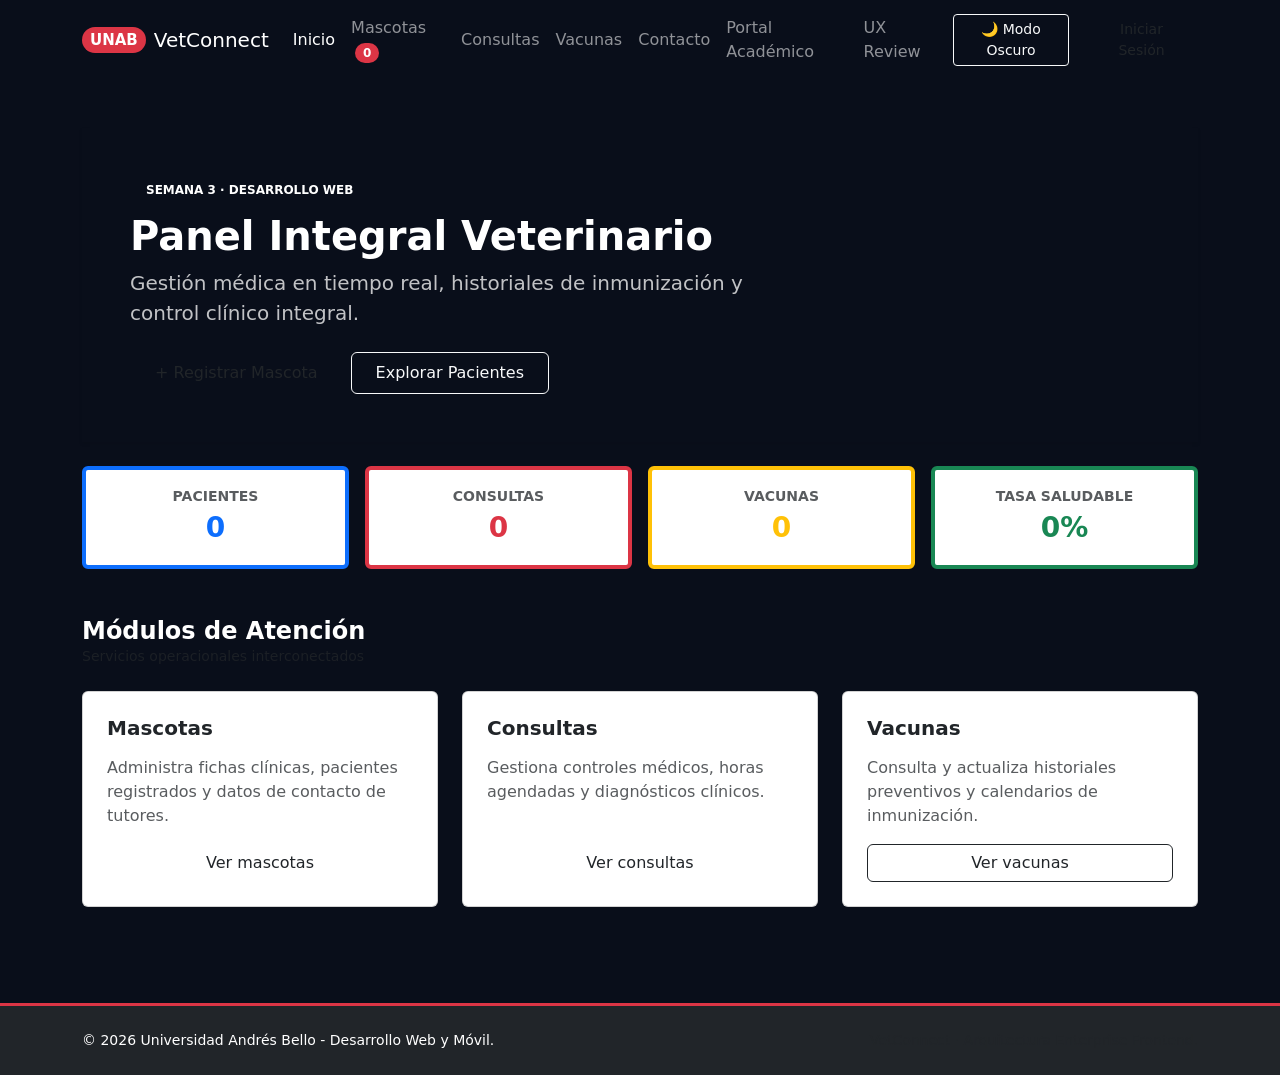
<file: html/index.html>
<!DOCTYPE html>
<html lang="es">
<head>
    <meta charset="UTF-8">
    <meta name="viewport" content="width=device-width, initial-scale=1.0">
    <meta name="description" content="VetConnect UNAB - Sistema Integral de Gestión Veterinaria">
    <title>VetConnect - Portal Veterinario UNAB</title>
    
    <!-- Favicon Embebido SVG UNAB -->
    <link rel="icon" type="image/svg+xml" href="data:image/svg+xml,<svg xmlns='http://www.w3.org/2000/svg' viewBox='0 0 100 100'><circle cx='50' cy='50' r='48' fill='%23002b49'/><path d='M30 40 Q50 20 70 40 Q50 60 30 40 Z' fill='%23e30613'/><circle cx='50' cy='50' r='12' fill='%23c5a059'/></svg>">

    <!-- Bootstrap 5.3.8 CSS -->
    <link href="https://cdn.jsdelivr.net/npm/bootstrap@5.3.8/dist/css/bootstrap.min.css" rel="stylesheet">
    <link rel="stylesheet" href="../css/styles.css">
</head>
<body class="d-flex flex-column min-vh-100">

    <!-- Toast Container Flotante -->
    <div id="toastContainer" class="toast-container position-fixed bottom-0 end-0 p-3" style="z-index: 1080;"></div>

    <!-- Navbar Responsive UNAB -->
    <nav class="navbar navbar-expand-lg navbar-dark navbar-unab sticky-top">
        <div class="container">
            <a class="navbar-brand d-flex align-items-center gap-2" href="index.html">
                <span class="badge bg-danger rounded-pill px-2">UNAB</span>
                <span>VetConnect</span>
            </a>
            <button class="navbar-toggler border-0" type="button" data-bs-toggle="collapse" data-bs-target="#menuPrincipal">
                <span class="navbar-toggler-icon"></span>
            </button>
            <div class="collapse navbar-collapse" id="menuPrincipal">
                <ul class="navbar-nav ms-auto mb-2 mb-lg-0 align-items-lg-center">
                    <li class="nav-item"><a class="nav-link active" href="index.html">Inicio</a></li>
                    <li class="nav-item"><a class="nav-link" href="mascotas.html">Mascotas <span id="contadorMascotas" class="badge bg-danger rounded-pill ms-1">0</span></a></li>
                    <li class="nav-item"><a class="nav-link" href="consultas.html">Consultas</a></li>
                    <li class="nav-item"><a class="nav-link" href="vacunas.html">Vacunas</a></li>
                    <li class="nav-item"><a class="nav-link" href="contacto.html">Contacto</a></li>
                    <li class="nav-item"><a class="nav-link" href="desafio-pantalla.html">Portal Académico</a></li>
                    <li class="nav-item"><a class="nav-link" href="interfaz-mejorada.html">UX Review</a></li>
                    <li class="nav-item mx-lg-2 my-2 my-lg-0">
                        <button id="btnThemeToggle" class="btn btn-sm btn-outline-light w-100">🌙 Modo Oscuro</button>
                    </li>
                    <li class="nav-item ms-lg-2 mt-2 mt-lg-0" id="navAuthContainer">
                        <a class="btn btn-sm btn-unab-primary px-3 w-100" href="login.html">Iniciar Sesión</a>
                    </li>
                </ul>
            </div>
        </div>
    </nav>

    <!-- Contenido Principal -->
    <main class="container my-4 my-md-5 flex-grow-1">

        <!-- Banner Hero Institucional -->
        <section class="hero-banner p-4 p-md-5 mb-4 shadow-sm">
            <div class="row align-items-center position-relative" style="z-index: 1;">
                <div class="col-12 col-lg-8">
                    <span class="badge badge-unab-gold px-3 py-2 rounded-pill mb-2 fw-bold text-uppercase">Semana 3 · Desarrollo Web</span>
                    <h1 class="display-6 fw-bold mb-2">Panel Integral Veterinario</h1>
                    <p class="lead opacity-75 mb-4">Gestión médica en tiempo real, historiales de inmunización y control clínico integral.</p>
                    <div class="d-flex flex-wrap gap-2">
                        <button class="btn btn-unab-primary px-4 py-2" data-bs-toggle="modal" data-bs-target="#modalMascota">
                            + Registrar Mascota
                        </button>
                        <a href="mascotas.html" class="btn btn-outline-light px-4 py-2">Explorar Pacientes</a>
                    </div>
                </div>
            </div>
        </section>

        <!-- Dashboard Métricas en Vivo -->
        <section class="row g-3 mb-5">
            <div class="col-6 col-lg-3">
                <div class="card card-unab p-3 text-center border-start border-primary border-4">
                    <span class="text-muted small fw-bold">PACIENTES</span>
                    <span id="statTotalMascotas" class="fs-3 fw-bold text-primary">0</span>
                </div>
            </div>
            <div class="col-6 col-lg-3">
                <div class="card card-unab p-3 text-center border-start border-danger border-4">
                    <span class="text-muted small fw-bold">CONSULTAS</span>
                    <span id="statTotalConsultas" class="fs-3 fw-bold text-danger">0</span>
                </div>
            </div>
            <div class="col-6 col-lg-3">
                <div class="card card-unab p-3 text-center border-start border-warning border-4">
                    <span class="text-muted small fw-bold">VACUNAS</span>
                    <span id="statTotalVacunas" class="fs-3 fw-bold text-warning">0</span>
                </div>
            </div>
            <div class="col-6 col-lg-3">
                <div class="card card-unab p-3 text-center border-start border-success border-4">
                    <span class="text-muted small fw-bold">TASA SALUDABLE</span>
                    <span id="statTasaActivos" class="fs-3 fw-bold text-success">0%</span>
                </div>
            </div>
        </section>

        <!-- Grid Responsive con 3 Cards de Servicios[cite: 1] -->
        <section class="mb-5">
            <div class="d-flex justify-content-between align-items-center mb-4">
                <div>
                    <h2 class="h4 fw-bold mb-0">Módulos de Atención</h2>
                    <p class="text-muted small mb-0">Servicios operacionales interconectados</p>
                </div>
            </div>

            <div class="row g-4">
                <div class="col-12 col-md-6 col-lg-4">
                    <article class="card card-unab card-accent-navy h-100">
                        <div class="card-body d-flex flex-column p-4">
                            <div class="d-flex justify-content-between align-items-start mb-3">
                                <h3 class="h5 fw-bold mb-0">Mascotas</h3>
                                <span class="badge badge-unab-navy px-2 py-1 rounded">Módulo 01</span>
                            </div>
                            <p class="text-muted flex-grow-1">Administra fichas clínicas, pacientes registrados y datos de contacto de tutores.</p>
                            <a href="mascotas.html" class="btn btn-unab-navy w-100">Ver mascotas</a>
                        </div>
                    </article>
                </div>

                <div class="col-12 col-md-6 col-lg-4">
                    <article class="card card-unab card-accent-red h-100">
                        <div class="card-body d-flex flex-column p-4">
                            <div class="d-flex justify-content-between align-items-start mb-3">
                                <h3 class="h5 fw-bold mb-0">Consultas</h3>
                                <span class="badge badge-unab-red px-2 py-1 rounded">Módulo 02</span>
                            </div>
                            <p class="text-muted flex-grow-1">Gestiona controles médicos, horas agendadas y diagnósticos clínicos.</p>
                            <a href="consultas.html" class="btn btn-unab-primary w-100">Ver consultas</a>
                        </div>
                    </article>
                </div>

                <div class="col-12 col-md-6 col-lg-4">
                    <article class="card card-unab card-accent-gold h-100">
                        <div class="card-body d-flex flex-column p-4">
                            <div class="d-flex justify-content-between align-items-start mb-3">
                                <h3 class="h5 fw-bold mb-0">Vacunas</h3>
                                <span class="badge badge-unab-gold px-2 py-1 rounded">Módulo 03</span>
                            </div>
                            <p class="text-muted flex-grow-1">Consulta y actualiza historiales preventivos y calendarios de inmunización.</p>
                            <a href="vacunas.html" class="btn btn-outline-dark w-100">Ver vacunas</a>
                        </div>
                    </article>
                </div>
            </div>
        </section>

    </main>

    <!-- Modal Registro Mascota[cite: 1] -->
    <div class="modal fade" id="modalMascota" tabindex="-1" aria-labelledby="modalMascotaLabel" aria-hidden="true">
        <div class="modal-dialog modal-dialog-centered">
            <div class="modal-content border-0 shadow-lg">
                <div class="modal-header navbar-unab text-white">
                    <h5 class="modal-title fw-bold" id="modalMascotaLabel">Registrar Nueva Mascota</h5>
                    <button type="button" class="btn-close btn-close-white" data-bs-dismiss="modal"></button>
                </div>
                <div class="modal-body p-4">
                    <form id="formNuevaMascota" class="needs-validation" novalidate>
                        <div class="mb-3">
                            <label for="nombreMascota" class="form-label fw-semibold">Nombre de la Mascota</label>
                            <input type="text" class="form-control" id="nombreMascota" placeholder="Ej. Pelusa" required>
                            <div class="invalid-feedback">Ingresa un nombre válido.</div>
                        </div>
                        <div class="row g-2 mb-3">
                            <div class="col-6">
                                <label for="especieMascota" class="form-label fw-semibold">Especie</label>
                                <select class="form-select" id="especieMascota" required>
                                    <option value="Perro">Perro</option>
                                    <option value="Gato">Gato</option>
                                    <option value="Otro">Otro</option>
                                </select>
                            </div>
                            <div class="col-6">
                                <label for="edadMascota" class="form-label fw-semibold">Edad (Años)</label>
                                <input type="number" class="form-control" id="edadMascota" min="0" max="35" placeholder="Ej. 3" required>
                                <div class="invalid-feedback">Ingresa una edad.</div>
                            </div>
                        </div>
                        <div class="mb-3">
                            <label for="tutorMascota" class="form-label fw-semibold">Nombre del Tutor</label>
                            <input type="text" class="form-control" id="tutorMascota" placeholder="Ej. Roberto Díaz" required>
                            <div class="invalid-feedback">Ingresa el nombre del responsable.</div>
                        </div>
                        <div class="mb-3">
                            <label for="telefonoMascota" class="form-label fw-semibold">Teléfono de Contacto</label>
                            <input type="tel" class="form-control" id="telefonoMascota" placeholder="+56 9 1234 5678">
                        </div>
                        <div class="mb-4">
                            <label for="estadoMascota" class="form-label fw-semibold">Estado Clínico</label>
                            <select class="form-select" id="estadoMascota">
                                <option value="Activo">Activo / Saludable</option>
                                <option value="En tratamiento">En tratamiento</option>
                            </select>
                        </div>
                        <button type="submit" class="btn btn-unab-primary w-100 py-2">Guardar Mascota</button>
                    </form>
                </div>
            </div>
        </div>
    </div>

    <!-- Footer[cite: 1] -->
    <footer class="bg-dark text-white py-4 mt-auto border-top border-danger border-3">
        <div class="container text-center text-md-between d-flex flex-column flex-md-row justify-content-between align-items-center gap-2">
            <span class="small">&copy; 2026 Universidad Andrés Bello - Desarrollo Web y Móvil.</span>
            <span class="small text-muted">VetConnect · Arquitectura Enterprise Frontend.</span>
        </div>
    </footer>

    <!-- Bootstrap 5.3.8 Bundle JS[cite: 1] -->
    <script src="https://cdn.jsdelivr.net/npm/bootstrap@5.3.8/dist/js/bootstrap.bundle.min.js"></script>
    <script src="../js/main.js"></script>
</body>
</html>
</file>
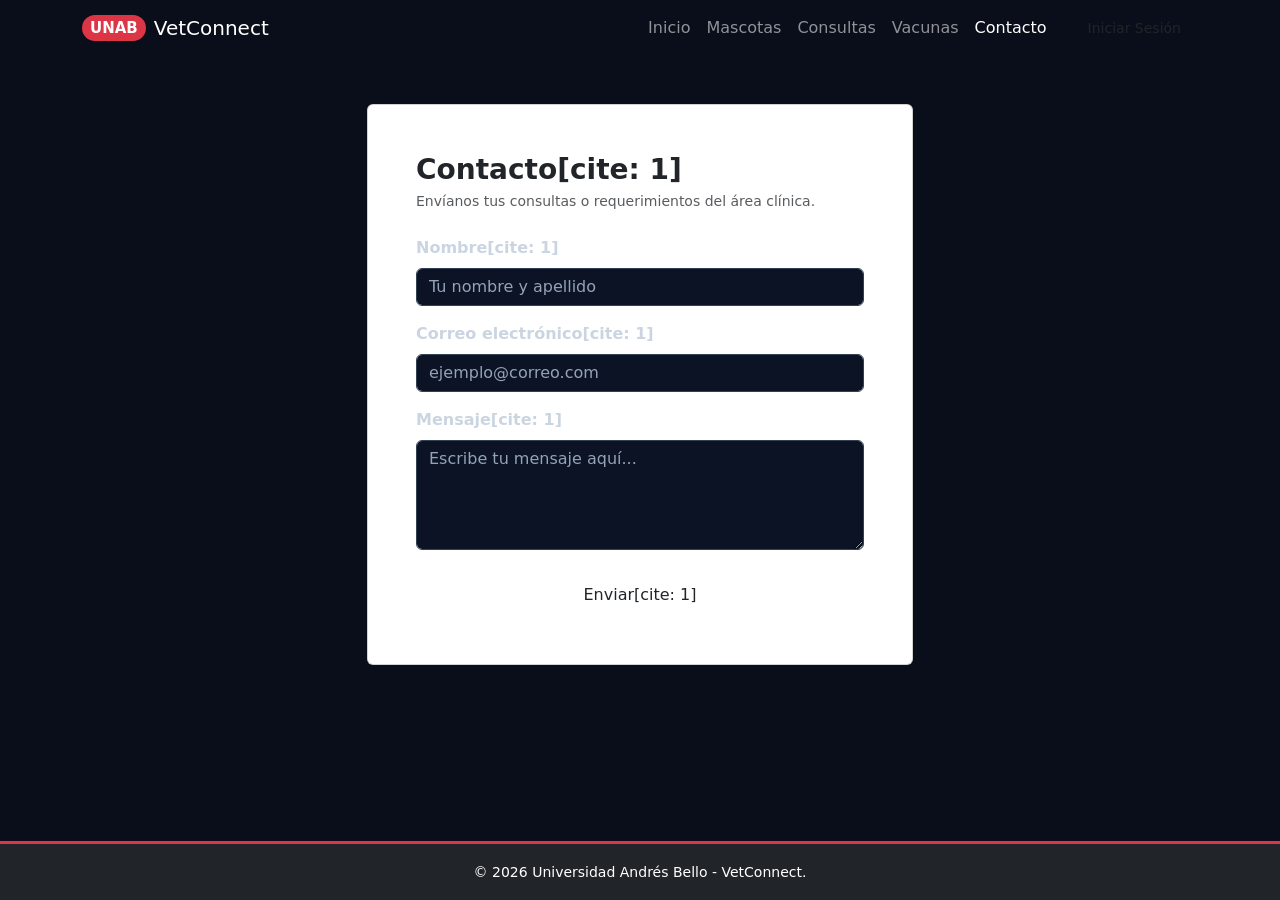
<file: contacto.html>
<!DOCTYPE html>
<html lang="es">
<head>
    <meta charset="UTF-8">
    <meta name="viewport" content="width=device-width, initial-scale=1.0">
    <title>VetConnect - Contacto</title>
    <link rel="icon" type="image/svg+xml" href="data:image/svg+xml,<svg xmlns='http://www.w3.org/2000/svg' viewBox='0 0 100 100'><circle cx='50' cy='50' r='48' fill='%23002b49'/><path d='M30 40 Q50 20 70 40 Q50 60 30 40 Z' fill='%23e30613'/><circle cx='50' cy='50' r='12' fill='%23c5a059'/></svg>">
    <link href="https://cdn.jsdelivr.net/npm/bootstrap@5.3.8/dist/css/bootstrap.min.css" rel="stylesheet">
    <link rel="stylesheet" href="../css/styles.css">
</head>
<body class="d-flex flex-column min-vh-100">

    <div id="toastContainer" class="toast-container position-fixed bottom-0 end-0 p-3" style="z-index: 1080;"></div>

    <nav class="navbar navbar-expand-lg navbar-dark navbar-unab sticky-top">
        <div class="container">
            <a class="navbar-brand d-flex align-items-center gap-2" href="index.html">
                <span class="badge bg-danger rounded-pill px-2">UNAB</span>
                <span>VetConnect</span>
            </a>
            <button class="navbar-toggler border-0" type="button" data-bs-toggle="collapse" data-bs-target="#menuPrincipal">
                <span class="navbar-toggler-icon"></span>
            </button>
            <div class="collapse navbar-collapse" id="menuPrincipal">
                <ul class="navbar-nav ms-auto mb-2 mb-lg-0 align-items-lg-center">
                    <li class="nav-item"><a class="nav-link" href="index.html">Inicio</a></li>
                    <li class="nav-item"><a class="nav-link" href="mascotas.html">Mascotas</a></li>
                    <li class="nav-item"><a class="nav-link" href="consultas.html">Consultas</a></li>
                    <li class="nav-item"><a class="nav-link" href="vacunas.html">Vacunas</a></li>
                    <li class="nav-item"><a class="nav-link active" href="contacto.html">Contacto</a></li>
                    <li class="nav-item ms-lg-3 mt-2 mt-lg-0" id="navAuthContainer">
                        <a class="btn btn-sm btn-unab-primary px-3 w-100" href="login.html">Iniciar Sesión</a>
                    </li>
                </ul>
            </div>
        </div>
    </nav>

    <main class="container my-5 flex-grow-1">
        <div class="row justify-content-center">
            <div class="col-12 col-md-8 col-lg-6">
                <div class="card card-unab card-accent-red">
                    <div class="card-body p-4 p-md-5">
                        <h1 class="h3 fw-bold mb-1">Contacto[cite: 1]</h1>
                        <p class="text-muted small mb-4">Envíanos tus consultas o requerimientos del área clínica.</p>
                        
                        <form id="formContacto" class="needs-validation" novalidate>
                            <div class="mb-3">
                                <label for="nombre" class="form-label fw-semibold">Nombre[cite: 1]</label>
                                <input type="text" class="form-control" id="nombre" placeholder="Tu nombre y apellido" required>
                                <div class="invalid-feedback">Por favor completa tu nombre.</div>
                            </div>
                            <div class="mb-3">
                                <label for="correo" class="form-label fw-semibold">Correo electrónico[cite: 1]</label>
                                <input type="email" class="form-control" id="correo" placeholder="ejemplo@correo.com" required>
                                <div class="invalid-feedback">Ingresa un correo electrónico válido.</div>
                            </div>
                            <div class="mb-4">
                                <label for="mensaje" class="form-label fw-semibold">Mensaje[cite: 1]</label>
                                <textarea class="form-control" id="mensaje" rows="4" placeholder="Escribe tu mensaje aquí..." required></textarea>
                                <div class="invalid-feedback">El mensaje no puede estar vacío.</div>
                            </div>
                            <button type="submit" class="btn btn-unab-primary w-100 py-2">Enviar[cite: 1]</button>
                        </form>
                    </div>
                </div>
            </div>
        </div>
    </main>

    <footer class="bg-dark text-white py-3 mt-auto border-top border-danger border-3">
        <div class="container text-center">
            <span class="small">&copy; 2026 Universidad Andrés Bello - VetConnect.</span>
        </div>
    </footer>

    <script src="https://cdn.jsdelivr.net/npm/bootstrap@5.3.8/dist/js/bootstrap.bundle.min.js"></script>
    <script src="../js/main.js"></script>
</body>
</html>
</file>
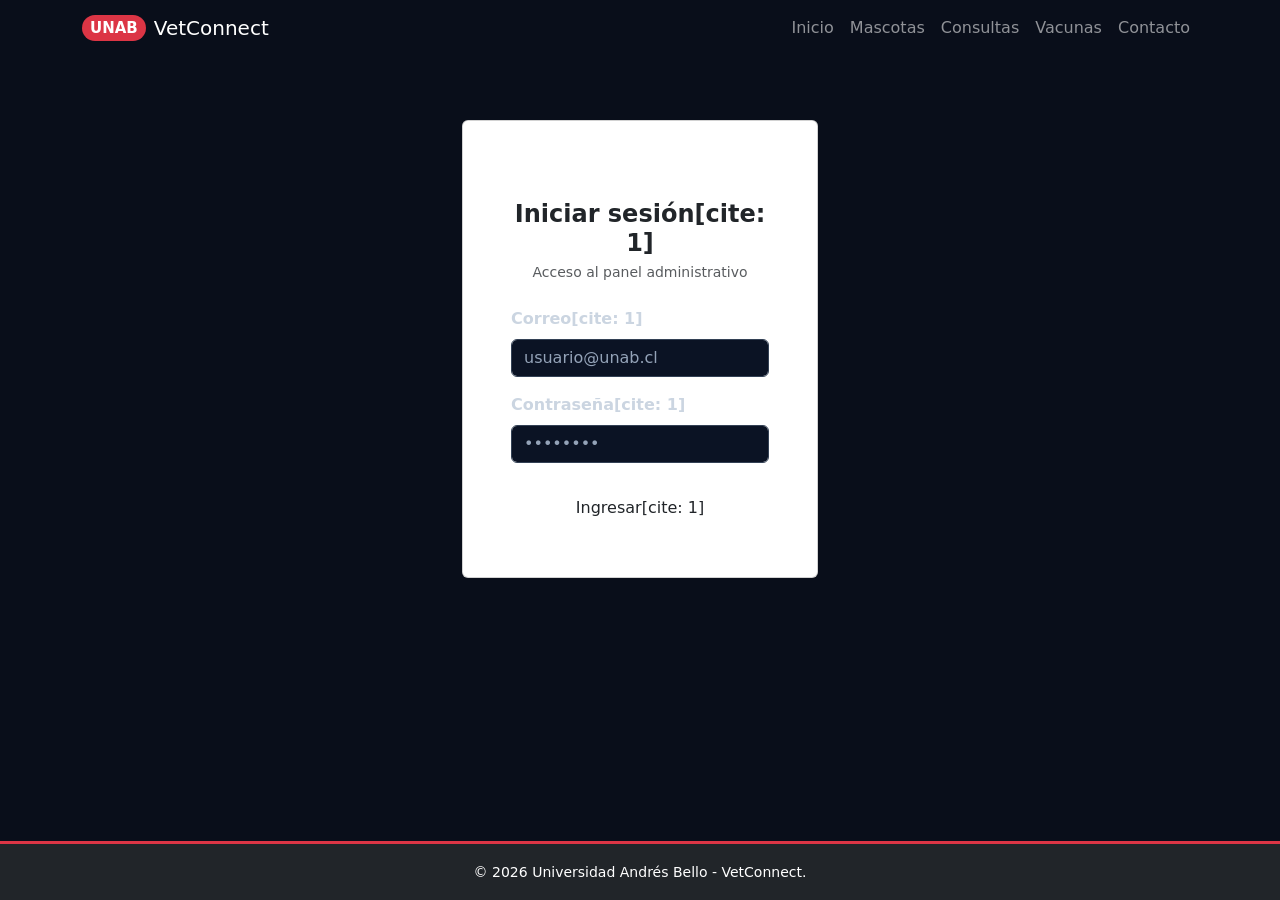
<file: login.html>
<!DOCTYPE html>
<html lang="es">
<head>
    <meta charset="UTF-8">
    <meta name="viewport" content="width=device-width, initial-scale=1.0">
    <title>VetConnect - Iniciar Sesión</title>
    <link rel="icon" type="image/svg+xml" href="data:image/svg+xml,<svg xmlns='http://www.w3.org/2000/svg' viewBox='0 0 100 100'><circle cx='50' cy='50' r='48' fill='%23002b49'/><path d='M30 40 Q50 20 70 40 Q50 60 30 40 Z' fill='%23e30613'/><circle cx='50' cy='50' r='12' fill='%23c5a059'/></svg>">
    <link href="https://cdn.jsdelivr.net/npm/bootstrap@5.3.8/dist/css/bootstrap.min.css" rel="stylesheet">
    <link rel="stylesheet" href="../css/styles.css">
</head>
<body class="d-flex flex-column min-vh-100">

    <div id="toastContainer" class="toast-container position-fixed bottom-0 end-0 p-3" style="z-index: 1080;"></div>

    <nav class="navbar navbar-expand-lg navbar-dark navbar-unab sticky-top">
        <div class="container">
            <a class="navbar-brand d-flex align-items-center gap-2" href="index.html">
                <span class="badge bg-danger rounded-pill px-2">UNAB</span>
                <span>VetConnect</span>
            </a>
            <button class="navbar-toggler border-0" type="button" data-bs-toggle="collapse" data-bs-target="#menuPrincipal">
                <span class="navbar-toggler-icon"></span>
            </button>
            <div class="collapse navbar-collapse" id="menuPrincipal">
                <ul class="navbar-nav ms-auto mb-2 mb-lg-0 align-items-lg-center">
                    <li class="nav-item"><a class="nav-link" href="index.html">Inicio</a></li>
                    <li class="nav-item"><a class="nav-link" href="mascotas.html">Mascotas</a></li>
                    <li class="nav-item"><a class="nav-link" href="consultas.html">Consultas</a></li>
                    <li class="nav-item"><a class="nav-link" href="vacunas.html">Vacunas</a></li>
                    <li class="nav-item"><a class="nav-link" href="contacto.html">Contacto</a></li>
                </ul>
            </div>
        </div>
    </nav>

    <main class="container my-auto py-5 flex-grow-1">
        <div class="row justify-content-center">
            <div class="col-12 col-md-6 col-lg-4">
                <div class="card card-unab card-accent-navy mt-3">
                    <div class="card-body p-4 p-md-5">
                        <div class="text-center mb-4">
                            <span class="badge badge-unab-navy px-3 py-1 rounded-pill mb-2">Autenticación</span>
                            <h3 class="h4 fw-bold mb-1">Iniciar sesión[cite: 1]</h3>
                            <p class="text-muted small">Acceso al panel administrativo</p>
                        </div>
                        
                        <form id="formLogin" class="needs-validation" novalidate>
                            <div class="mb-3">
                                <label for="loginCorreo" class="form-label fw-semibold">Correo[cite: 1]</label>
                                <input type="email" class="form-control" id="loginCorreo" placeholder="usuario@unab.cl" required>
                                <div class="invalid-feedback">Por favor introduce tu correo.</div>
                            </div>
                            <div class="mb-4">
                                <label for="password" class="form-label fw-semibold">Contraseña[cite: 1]</label>
                                <input type="password" class="form-control" id="password" placeholder="••••••••" required>
                                <div class="invalid-feedback">Por favor ingresa tu contraseña.</div>
                            </div>
                            <button type="submit" class="btn btn-unab-primary w-100 py-2">Ingresar[cite: 1]</button>
                        </form>
                    </div>
                </div>
            </div>
        </div>
    </main>

    <footer class="bg-dark text-white py-3 mt-auto border-top border-danger border-3">
        <div class="container text-center">
            <span class="small">&copy; 2026 Universidad Andrés Bello - VetConnect.</span>
        </div>
    </footer>

    <script src="https://cdn.jsdelivr.net/npm/bootstrap@5.3.8/dist/js/bootstrap.bundle.min.js"></script>
    <script src="../js/main.js"></script>
</body>
</html>
</file>
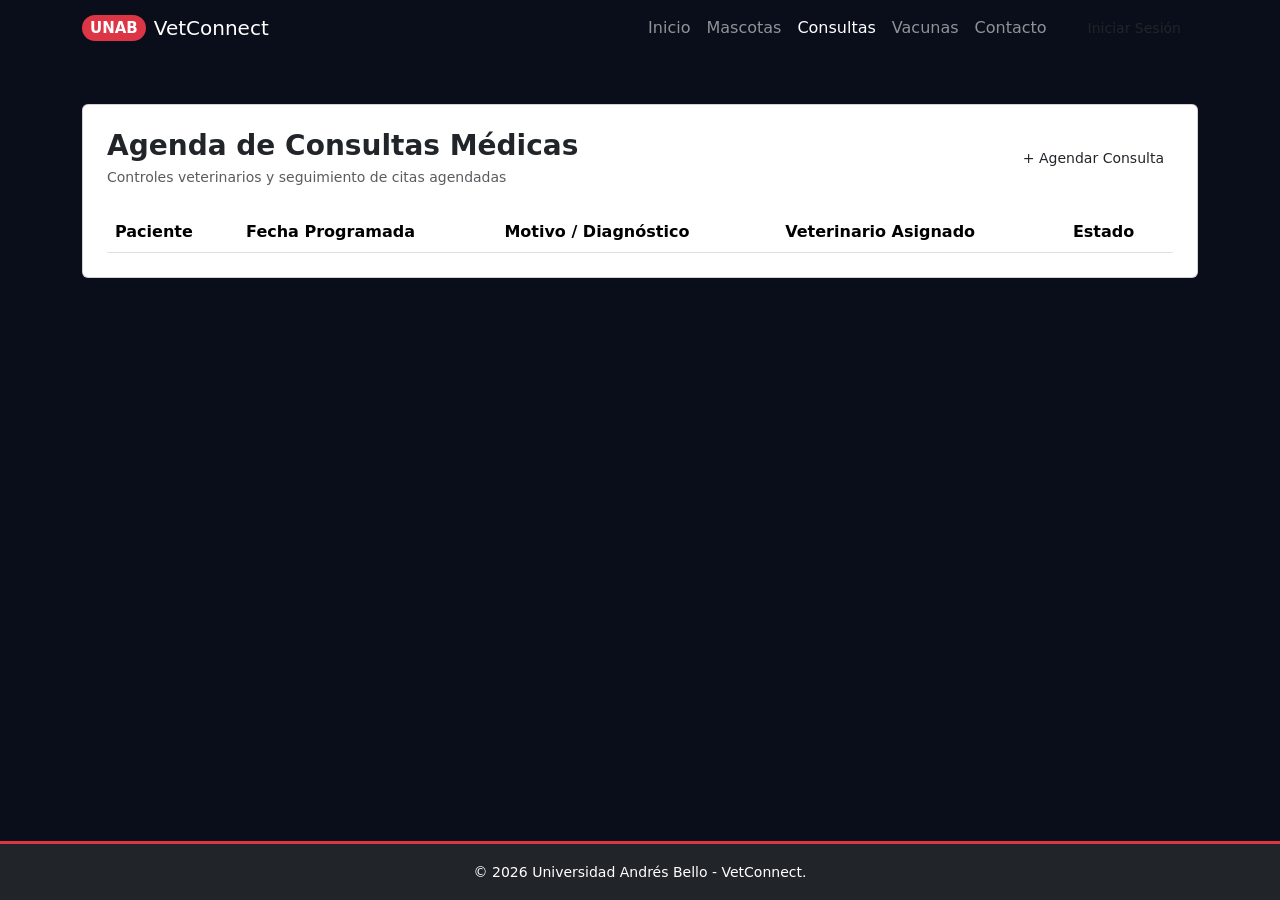
<file: html/consultas.html>
<!DOCTYPE html>
<html lang="es">
<head>
    <meta charset="UTF-8">
    <meta name="viewport" content="width=device-width, initial-scale=1.0">
    <title>VetConnect - Consultas Médicas</title>
    <link rel="icon" type="image/svg+xml" href="data:image/svg+xml,<svg xmlns='http://www.w3.org/2000/svg' viewBox='0 0 100 100'><circle cx='50' cy='50' r='48' fill='%23002b49'/><path d='M30 40 Q50 20 70 40 Q50 60 30 40 Z' fill='%23e30613'/><circle cx='50' cy='50' r='12' fill='%23c5a059'/></svg>">
    <link href="https://cdn.jsdelivr.net/npm/bootstrap@5.3.8/dist/css/bootstrap.min.css" rel="stylesheet">
    <link rel="stylesheet" href="../css/styles.css">
</head>
<body class="d-flex flex-column min-vh-100">

    <div id="toastContainer" class="toast-container position-fixed bottom-0 end-0 p-3" style="z-index: 1080;"></div>

    <nav class="navbar navbar-expand-lg navbar-dark navbar-unab sticky-top">
        <div class="container">
            <a class="navbar-brand d-flex align-items-center gap-2" href="index.html">
                <span class="badge bg-danger rounded-pill px-2">UNAB</span>
                <span>VetConnect</span>
            </a>
            <button class="navbar-toggler border-0" type="button" data-bs-toggle="collapse" data-bs-target="#menuPrincipal">
                <span class="navbar-toggler-icon"></span>
            </button>
            <div class="collapse navbar-collapse" id="menuPrincipal">
                <ul class="navbar-nav ms-auto mb-2 mb-lg-0 align-items-lg-center">
                    <li class="nav-item"><a class="nav-link" href="index.html">Inicio</a></li>
                    <li class="nav-item"><a class="nav-link" href="mascotas.html">Mascotas</a></li>
                    <li class="nav-item"><a class="nav-link active" href="consultas.html">Consultas</a></li>
                    <li class="nav-item"><a class="nav-link" href="vacunas.html">Vacunas</a></li>
                    <li class="nav-item"><a class="nav-link" href="contacto.html">Contacto</a></li>
                    <li class="nav-item ms-lg-3 mt-2 mt-lg-0" id="navAuthContainer">
                        <a class="btn btn-sm btn-unab-primary px-3 w-100" href="login.html">Iniciar Sesión</a>
                    </li>
                </ul>
            </div>
        </div>
    </nav>

    <main class="container my-4 my-md-5 flex-grow-1">
        <div class="card card-unab card-accent-red">
            <div class="card-body p-4">
                
                <div class="d-flex flex-column flex-md-row justify-content-between align-items-md-center gap-3 mb-4">
                    <div>
                        <h1 class="h3 fw-bold mb-1">Agenda de Consultas Médicas</h1>
                        <p class="text-muted small mb-0">Controles veterinarios y seguimiento de citas agendadas</p>
                    </div>
                    <button class="btn btn-unab-primary btn-sm" data-bs-toggle="modal" data-bs-target="#modalConsulta">
                        + Agendar Consulta
                    </button>
                </div>

                <div class="table-responsive">
                    <table class="table table-striped table-hover align-middle mb-0 table-unab">
                        <thead>
                            <tr>
                                <th>Paciente</th>
                                <th>Fecha Programada</th>
                                <th>Motivo / Diagnóstico</th>
                                <th>Veterinario Asignado</th>
                                <th>Estado</th>
                            </tr>
                        </thead>
                        <tbody id="tablaConsultasBody">
                            <!-- Dinámico -->
                        </tbody>
                    </table>
                </div>

            </div>
        </div>
    </main>

    <!-- Modal Consulta -->
    <div class="modal fade" id="modalConsulta" tabindex="-1" aria-labelledby="modalConsultaLabel" aria-hidden="true">
        <div class="modal-dialog modal-dialog-centered">
            <div class="modal-content border-0 shadow-lg">
                <div class="modal-header navbar-unab text-white">
                    <h5 class="modal-title fw-bold" id="modalConsultaLabel">Nueva Consulta Médica</h5>
                    <button type="button" class="btn-close btn-close-white" data-bs-dismiss="modal"></button>
                </div>
                <div class="modal-body p-4">
                    <form id="formNuevaConsulta" class="needs-validation" novalidate>
                        <div class="mb-3">
                            <label for="consultaMascota" class="form-label fw-semibold">Paciente</label>
                            <select class="form-select select-mascota-dinamico" id="consultaMascota" required>
                                <!-- Dinámico -->
                            </select>
                        </div>
                        <div class="mb-3">
                            <label for="consultaFecha" class="form-label fw-semibold">Fecha de Atención</label>
                            <input type="date" class="form-control" id="consultaFecha" required>
                        </div>
                        <div class="mb-3">
                            <label for="consultaVeterinario" class="form-label fw-semibold">Profesional a Cargo</label>
                            <select class="form-select" id="consultaVeterinario" required>
                                <option value="Dra. González">Dra. González (Medicina General)</option>
                                <option value="Dr. Martínez">Dr. Martínez (Cirugía)</option>
                                <option value="Dra. Silva">Dra. Silva (Dermatología)</option>
                            </select>
                        </div>
                        <div class="mb-4">
                            <label for="consultaMotivo" class="form-label fw-semibold">Motivo</label>
                            <textarea class="form-control" id="consultaMotivo" rows="3" placeholder="Descripción de la atención requerida..." required></textarea>
                        </div>
                        <button type="submit" class="btn btn-unab-primary w-100 py-2">Confirmar Cita</button>
                    </form>
                </div>
            </div>
        </div>
    </div>

    <footer class="bg-dark text-white py-3 mt-auto border-top border-danger border-3">
        <div class="container text-center">
            <span class="small">&copy; 2026 Universidad Andrés Bello - VetConnect.</span>
        </div>
    </footer>

    <script src="https://cdn.jsdelivr.net/npm/bootstrap@5.3.8/dist/js/bootstrap.bundle.min.js"></script>
    <script src="../js/main.js"></script>
</body>
</html>
</file>
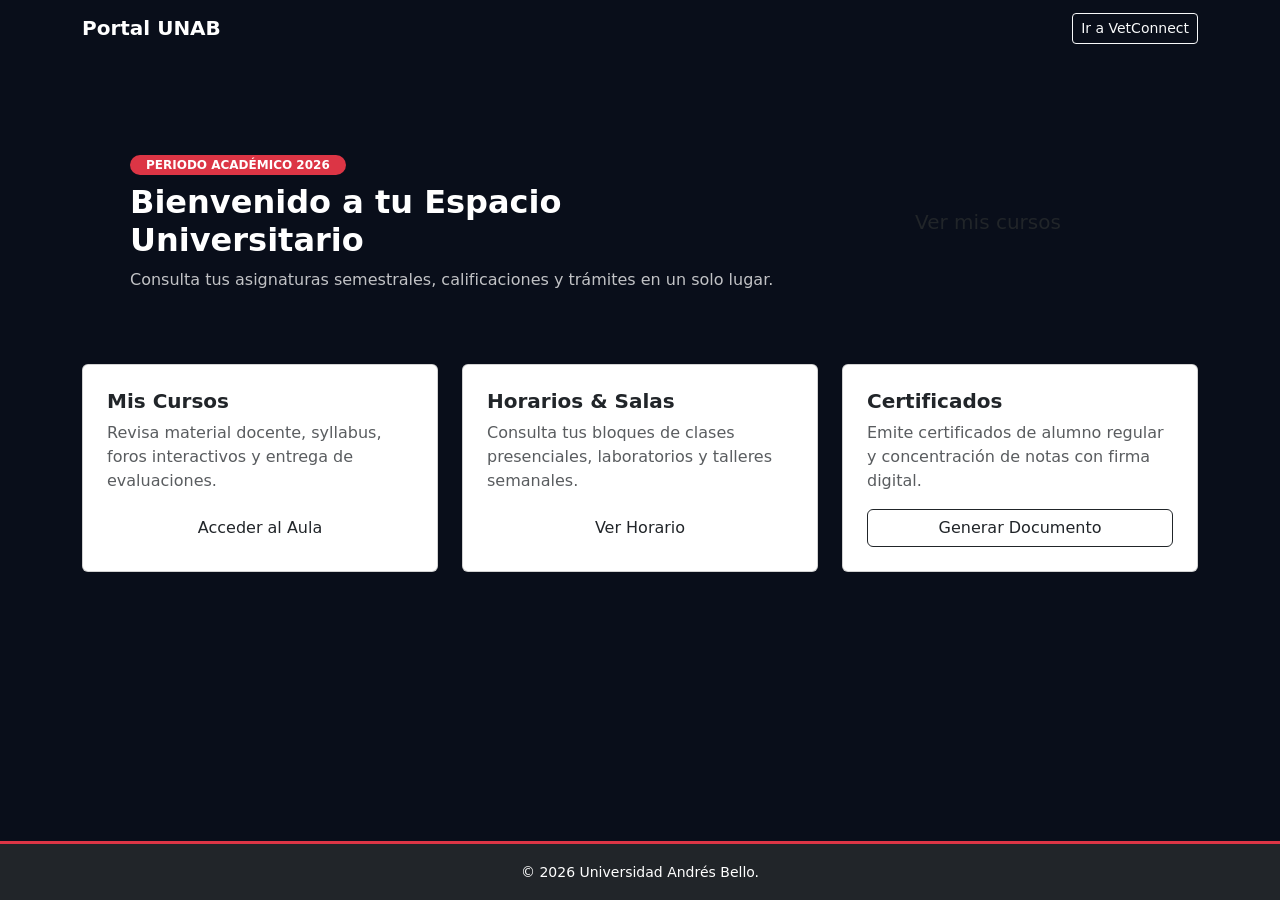
<file: html/desafio-pantalla.html>
<!DOCTYPE html>
<html lang="es">
<head>
    <meta charset="UTF-8">
    <meta name="viewport" content="width=device-width, initial-scale=1.0">
    <meta name="description" content="Portal Académico UNAB - Mobile First[cite: 1]">
    <title>Portal Estudiantil - Universidad Andrés Bello</title>
    <link rel="icon" type="image/svg+xml" href="data:image/svg+xml,<svg xmlns='http://www.w3.org/2000/svg' viewBox='0 0 100 100'><circle cx='50' cy='50' r='48' fill='%23002b49'/><path d='M30 40 Q50 20 70 40 Q50 60 30 40 Z' fill='%23e30613'/><circle cx='50' cy='50' r='12' fill='%23c5a059'/></svg>">
    <link href="https://cdn.jsdelivr.net/npm/bootstrap@5.3.8/dist/css/bootstrap.min.css" rel="stylesheet">
    <link rel="stylesheet" href="../css/styles.css">
</head>
<body class="d-flex flex-column min-vh-100">

    <div id="toastContainer" class="toast-container position-fixed bottom-0 end-0 p-3" style="z-index: 1080;"></div>

    <header class="navbar navbar-expand-lg navbar-dark navbar-unab sticky-top">
        <div class="container">
            <a class="navbar-brand fw-bold" href="#">Portal UNAB</a>
            <a href="index.html" class="btn btn-sm btn-outline-light">Ir a VetConnect</a>
        </div>
    </header>

    <main class="container my-4 my-md-5 flex-grow-1">
        <!-- Hero Section: Regla de 5 segundos[cite: 1] -->
        <section class="hero-banner p-4 p-md-5 mb-4 text-center text-md-start">
            <div class="row align-items-center">
                <div class="col-12 col-md-8">
                    <span class="badge bg-danger rounded-pill px-3 py-1 mb-2 text-uppercase">Periodo Académico 2026</span>
                    <h1 class="h2 fw-bold text-white mb-2">Bienvenido a tu Espacio Universitario</h1>
                    <p class="opacity-75 mb-3 mb-md-0">Consulta tus asignaturas semestrales, calificaciones y trámites en un solo lugar.</p>
                </div>
                <div class="col-12 col-md-4 text-md-end">
                    <a href="#bloques-unab" class="btn btn-unab-primary btn-lg w-100 w-md-auto">Ver mis cursos</a>
                </div>
            </div>
        </section>

        <!-- Tres Cards Funcionales[cite: 1] -->
        <section id="bloques-unab" class="row g-4">
            <div class="col-12 col-md-6 col-lg-4">
                <article class="card card-unab card-accent-navy h-100">
                    <div class="card-body p-4 d-flex flex-column">
                        <div class="d-flex justify-content-between align-items-center mb-2">
                            <h2 class="h5 fw-bold mb-0">Mis Cursos</h2>
                            <span class="badge badge-unab-navy">Aula Virtual</span>
                        </div>
                        <p class="text-muted flex-grow-1">Revisa material docente, syllabus, foros interactivos y entrega de evaluaciones.</p>
                        <button class="btn btn-unab-navy w-100" onclick="mostrarToast('Aula Virtual', 'Conectando con el servidor académico...', 'primary')">Acceder al Aula</button>
                    </div>
                </article>
            </div>

            <div class="col-12 col-md-6 col-lg-4">
                <article class="card card-unab card-accent-red h-100">
                    <div class="card-body p-4 d-flex flex-column">
                        <div class="d-flex justify-content-between align-items-center mb-2">
                            <h2 class="h5 fw-bold mb-0">Horarios & Salas</h2>
                            <span class="badge badge-unab-red">Sede Activa</span>
                        </div>
                        <p class="text-muted flex-grow-1">Consulta tus bloques de clases presenciales, laboratorios y talleres semanales.</p>
                        <button class="btn btn-unab-primary w-100" onclick="mostrarToast('Horarios', 'Cargando planificación semanal...', 'primary')">Ver Horario</button>
                    </div>
                </article>
            </div>

            <div class="col-12 col-md-6 col-lg-4">
                <article class="card card-unab card-accent-gold h-100">
                    <div class="card-body p-4 d-flex flex-column">
                        <div class="d-flex justify-content-between align-items-center mb-2">
                            <h2 class="h5 fw-bold mb-0">Certificados</h2>
                            <span class="badge badge-unab-gold">Autogestión</span>
                        </div>
                        <p class="text-muted flex-grow-1">Emite certificados de alumno regular y concentración de notas con firma digital.</p>
                        <button class="btn btn-outline-dark w-100" onclick="mostrarToast('Certificados', 'Generando documento oficial en PDF...', 'success')">Generar Documento</button>
                    </div>
                </article>
            </div>
        </section>
    </main>

    <footer class="bg-dark text-white py-3 mt-auto border-top border-danger border-3">
        <div class="container text-center">
            <span class="small">&copy; 2026 Universidad Andrés Bello.</span>
        </div>
    </footer>

    <script src="https://cdn.jsdelivr.net/npm/bootstrap@5.3.8/dist/js/bootstrap.bundle.min.js"></script>
    <script src="../js/main.js"></script>
</body>
</html>
</file>
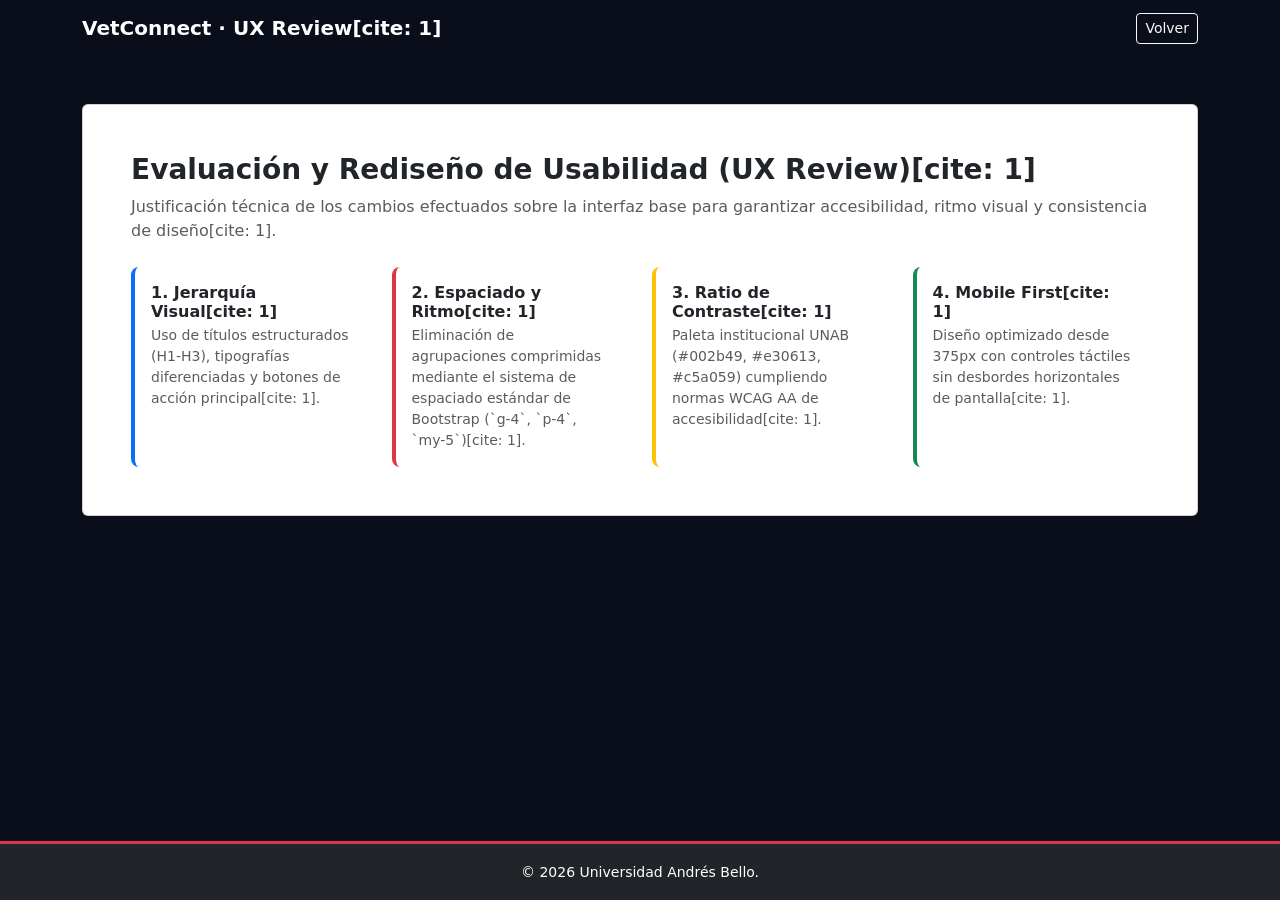
<file: html/interfaz-mejorada.html>
<!DOCTYPE html>
<html lang="es">
<head>
    <meta charset="UTF-8">
    <meta name="viewport" content="width=device-width, initial-scale=1.0">
    <title>UX Review - Interfaz Optimizada</title>
    <link rel="icon" type="image/svg+xml" href="data:image/svg+xml,<svg xmlns='http://www.w3.org/2000/svg' viewBox='0 0 100 100'><circle cx='50' cy='50' r='48' fill='%23002b49'/><path d='M30 40 Q50 20 70 40 Q50 60 30 40 Z' fill='%23e30613'/><circle cx='50' cy='50' r='12' fill='%23c5a059'/></svg>">
    <link href="https://cdn.jsdelivr.net/npm/bootstrap@5.3.8/dist/css/bootstrap.min.css" rel="stylesheet">
    <link rel="stylesheet" href="../css/styles.css">
</head>
<body class="d-flex flex-column min-vh-100">

    <nav class="navbar navbar-expand-lg navbar-dark navbar-unab sticky-top">
        <div class="container">
            <a class="navbar-brand fw-bold" href="index.html">VetConnect · UX Review[cite: 1]</a>
            <a href="index.html" class="btn btn-sm btn-outline-light">Volver</a>
        </div>
    </nav>

    <main class="container my-5 flex-grow-1">
        <div class="card card-unab p-4 p-md-5 mb-4">
            <h1 class="h3 fw-bold mb-2">Evaluación y Rediseño de Usabilidad (UX Review)[cite: 1]</h1>
            <p class="text-muted mb-4">Justificación técnica de los cambios efectuados sobre la interfaz base para garantizar accesibilidad, ritmo visual y consistencia de diseño[cite: 1].</p>

            <div class="row g-4">
                <div class="col-12 col-md-6 col-lg-3">
                    <div class="p-3 rounded-3 border-start border-primary border-4 h-100 card-unab">
                        <h2 class="h6 fw-bold mb-1">1. Jerarquía Visual[cite: 1]</h2>
                        <p class="small text-muted mb-0">Uso de títulos estructurados (H1-H3), tipografías diferenciadas y botones de acción principal[cite: 1].</p>
                    </div>
                </div>
                <div class="col-12 col-md-6 col-lg-3">
                    <div class="p-3 rounded-3 border-start border-danger border-4 h-100 card-unab">
                        <h2 class="h6 fw-bold mb-1">2. Espaciado y Ritmo[cite: 1]</h2>
                        <p class="small text-muted mb-0">Eliminación de agrupaciones comprimidas mediante el sistema de espaciado estándar de Bootstrap (`g-4`, `p-4`, `my-5`)[cite: 1].</p>
                    </div>
                </div>
                <div class="col-12 col-md-6 col-lg-3">
                    <div class="p-3 rounded-3 border-start border-warning border-4 h-100 card-unab">
                        <h2 class="h6 fw-bold mb-1">3. Ratio de Contraste[cite: 1]</h2>
                        <p class="small text-muted mb-0">Paleta institucional UNAB (#002b49, #e30613, #c5a059) cumpliendo normas WCAG AA de accesibilidad[cite: 1].</p>
                    </div>
                </div>
                <div class="col-12 col-md-6 col-lg-3">
                    <div class="p-3 rounded-3 border-start border-success border-4 h-100 card-unab">
                        <h2 class="h6 fw-bold mb-1">4. Mobile First[cite: 1]</h2>
                        <p class="small text-muted mb-0">Diseño optimizado desde 375px con controles táctiles sin desbordes horizontales de pantalla[cite: 1].</p>
                    </div>
                </div>
            </div>
        </div>
    </main>

    <footer class="bg-dark text-white py-3 mt-auto border-top border-danger border-3">
        <div class="container text-center">
            <span class="small">&copy; 2026 Universidad Andrés Bello.</span>
        </div>
    </footer>

    <script src="https://cdn.jsdelivr.net/npm/bootstrap@5.3.8/dist/js/bootstrap.bundle.min.js"></script>
    <script src="../js/main.js"></script>
</body>
</html>
</file>
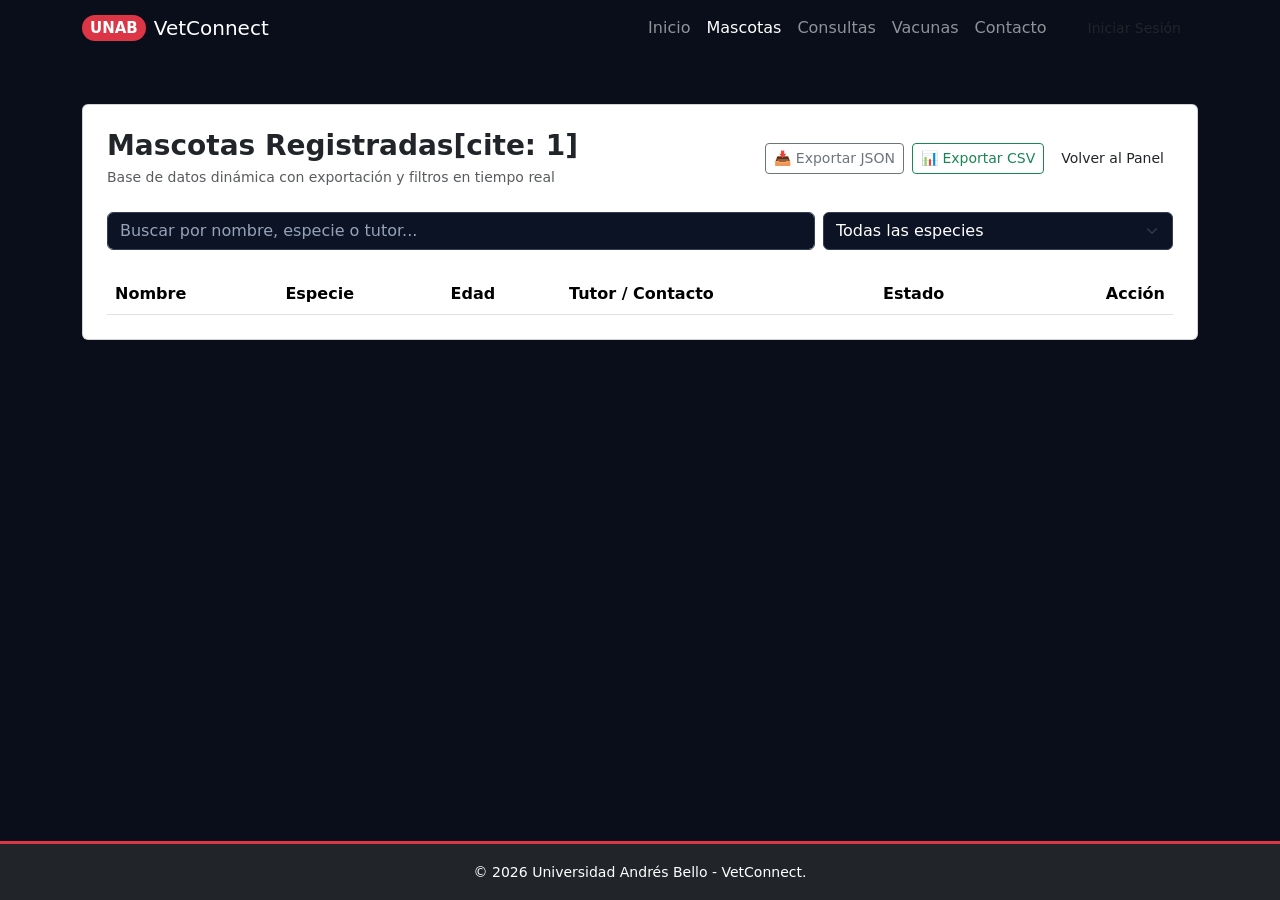
<file: html/mascotas.html>
<!DOCTYPE html>
<html lang="es">
<head>
    <meta charset="UTF-8">
    <meta name="viewport" content="width=device-width, initial-scale=1.0">
    <title>VetConnect - Mascotas Registradas</title>
    <link rel="icon" type="image/svg+xml" href="data:image/svg+xml,<svg xmlns='http://www.w3.org/2000/svg' viewBox='0 0 100 100'><circle cx='50' cy='50' r='48' fill='%23002b49'/><path d='M30 40 Q50 20 70 40 Q50 60 30 40 Z' fill='%23e30613'/><circle cx='50' cy='50' r='12' fill='%23c5a059'/></svg>">
    <link href="https://cdn.jsdelivr.net/npm/bootstrap@5.3.8/dist/css/bootstrap.min.css" rel="stylesheet">
    <link rel="stylesheet" href="../css/styles.css">
</head>
<body class="d-flex flex-column min-vh-100">

    <div id="toastContainer" class="toast-container position-fixed bottom-0 end-0 p-3" style="z-index: 1080;"></div>

    <nav class="navbar navbar-expand-lg navbar-dark navbar-unab sticky-top">
        <div class="container">
            <a class="navbar-brand d-flex align-items-center gap-2" href="index.html">
                <span class="badge bg-danger rounded-pill px-2">UNAB</span>
                <span>VetConnect</span>
            </a>
            <button class="navbar-toggler border-0" type="button" data-bs-toggle="collapse" data-bs-target="#menuPrincipal">
                <span class="navbar-toggler-icon"></span>
            </button>
            <div class="collapse navbar-collapse" id="menuPrincipal">
                <ul class="navbar-nav ms-auto mb-2 mb-lg-0 align-items-lg-center">
                    <li class="nav-item"><a class="nav-link" href="index.html">Inicio</a></li>
                    <li class="nav-item"><a class="nav-link active" href="mascotas.html">Mascotas</a></li>
                    <li class="nav-item"><a class="nav-link" href="consultas.html">Consultas</a></li>
                    <li class="nav-item"><a class="nav-link" href="vacunas.html">Vacunas</a></li>
                    <li class="nav-item"><a class="nav-link" href="contacto.html">Contacto</a></li>
                    <li class="nav-item ms-lg-3 mt-2 mt-lg-0" id="navAuthContainer">
                        <a class="btn btn-sm btn-unab-primary px-3 w-100" href="login.html">Iniciar Sesión</a>
                    </li>
                </ul>
            </div>
        </div>
    </nav>

    <main class="container my-4 my-md-5 flex-grow-1">
        <div class="card card-unab">
            <div class="card-body p-4">
                
                <div class="d-flex flex-column flex-md-row justify-content-between align-items-md-center gap-3 mb-4">
                    <div>
                        <h1 class="h3 fw-bold mb-1">Mascotas Registradas[cite: 1]</h1>
                        <p class="text-muted small mb-0">Base de datos dinámica con exportación y filtros en tiempo real</p>
                    </div>
                    <div class="d-flex gap-2 flex-wrap">
                        <button class="btn btn-outline-secondary btn-sm" onclick="exportarMascotasJSON()">📥 Exportar JSON</button>
                        <button class="btn btn-outline-success btn-sm" onclick="exportarMascotasCSV()">📊 Exportar CSV</button>
                        <a href="index.html" class="btn btn-unab-navy btn-sm">Volver al Panel</a>
                    </div>
                </div>

                <!-- Búsqueda y Filtros[cite: 1] -->
                <div class="row g-2 mb-4">
                    <div class="col-12 col-md-8">
                        <input type="text" id="inputBuscar" class="form-control" placeholder="Buscar por nombre, especie o tutor...">
                    </div>
                    <div class="col-12 col-md-4">
                        <select id="filtroEspecie" class="form-select">
                            <option value="Todos">Todas las especies</option>
                            <option value="Perro">Perros</option>
                            <option value="Gato">Gatos</option>
                            <option value="Otro">Otros</option>
                        </select>
                    </div>
                </div>

                <!-- Tabla Responsive[cite: 1] -->
                <div class="table-responsive">
                    <table class="table table-striped table-hover align-middle mb-0 table-unab">
                        <thead>
                            <tr>
                                <th>Nombre</th>
                                <th>Especie</th>
                                <th>Edad</th>
                                <th>Tutor / Contacto</th>
                                <th>Estado</th>
                                <th class="text-end">Acción</th>
                            </tr>
                        </thead>
                        <tbody id="tablaMascotasBody">
                            <!-- Inserción dinámica JS -->
                        </tbody>
                    </table>
                </div>

            </div>
        </div>
    </main>

    <footer class="bg-dark text-white py-3 mt-auto border-top border-danger border-3">
        <div class="container text-center">
            <span class="small">&copy; 2026 Universidad Andrés Bello - VetConnect.</span>
        </div>
    </footer>

    <script src="https://cdn.jsdelivr.net/npm/bootstrap@5.3.8/dist/js/bootstrap.bundle.min.js"></script>
    <script src="../js/main.js"></script>
</body>
</html>
</file>
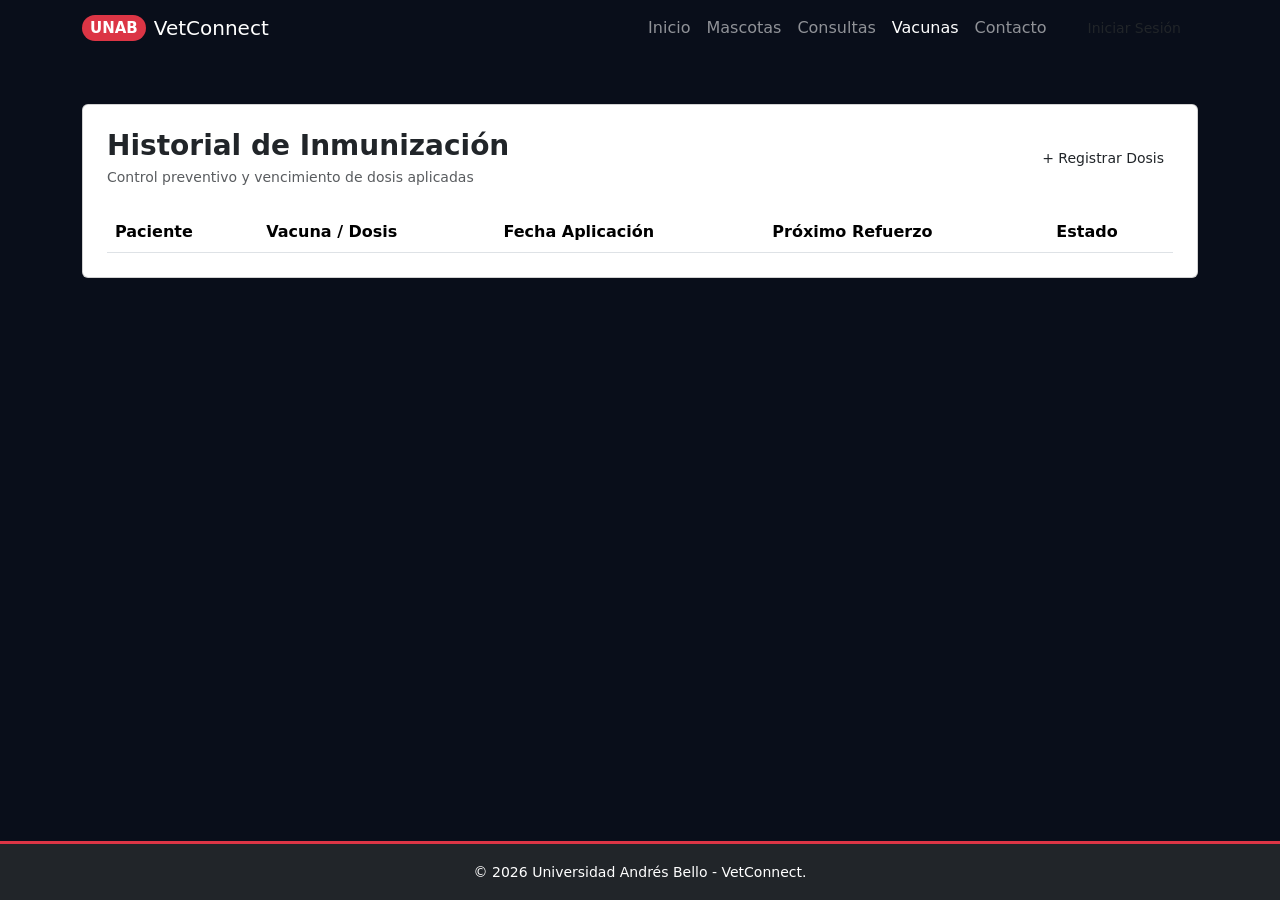
<file: html/vacunas.html>
<!DOCTYPE html>
<html lang="es">
<head>
    <meta charset="UTF-8">
    <meta name="viewport" content="width=device-width, initial-scale=1.0">
    <title>VetConnect - Inmunización y Vacunas</title>
    <link rel="icon" type="image/svg+xml" href="data:image/svg+xml,<svg xmlns='http://www.w3.org/2000/svg' viewBox='0 0 100 100'><circle cx='50' cy='50' r='48' fill='%23002b49'/><path d='M30 40 Q50 20 70 40 Q50 60 30 40 Z' fill='%23e30613'/><circle cx='50' cy='50' r='12' fill='%23c5a059'/></svg>">
    <link href="https://cdn.jsdelivr.net/npm/bootstrap@5.3.8/dist/css/bootstrap.min.css" rel="stylesheet">
    <link rel="stylesheet" href="../css/styles.css">
</head>
<body class="d-flex flex-column min-vh-100">

    <div id="toastContainer" class="toast-container position-fixed bottom-0 end-0 p-3" style="z-index: 1080;"></div>

    <nav class="navbar navbar-expand-lg navbar-dark navbar-unab sticky-top">
        <div class="container">
            <a class="navbar-brand d-flex align-items-center gap-2" href="index.html">
                <span class="badge bg-danger rounded-pill px-2">UNAB</span>
                <span>VetConnect</span>
            </a>
            <button class="navbar-toggler border-0" type="button" data-bs-toggle="collapse" data-bs-target="#menuPrincipal">
                <span class="navbar-toggler-icon"></span>
            </button>
            <div class="collapse navbar-collapse" id="menuPrincipal">
                <ul class="navbar-nav ms-auto mb-2 mb-lg-0 align-items-lg-center">
                    <li class="nav-item"><a class="nav-link" href="index.html">Inicio</a></li>
                    <li class="nav-item"><a class="nav-link" href="mascotas.html">Mascotas</a></li>
                    <li class="nav-item"><a class="nav-link" href="consultas.html">Consultas</a></li>
                    <li class="nav-item"><a class="nav-link active" href="vacunas.html">Vacunas</a></li>
                    <li class="nav-item"><a class="nav-link" href="contacto.html">Contacto</a></li>
                    <li class="nav-item ms-lg-3 mt-2 mt-lg-0" id="navAuthContainer">
                        <a class="btn btn-sm btn-unab-primary px-3 w-100" href="login.html">Iniciar Sesión</a>
                    </li>
                </ul>
            </div>
        </div>
    </nav>

    <main class="container my-4 my-md-5 flex-grow-1">
        <div class="card card-unab card-accent-gold">
            <div class="card-body p-4">
                
                <div class="d-flex flex-column flex-md-row justify-content-between align-items-md-center gap-3 mb-4">
                    <div>
                        <h1 class="h3 fw-bold mb-1">Historial de Inmunización</h1>
                        <p class="text-muted small mb-0">Control preventivo y vencimiento de dosis aplicadas</p>
                    </div>
                    <button class="btn btn-unab-navy btn-sm" data-bs-toggle="modal" data-bs-target="#modalVacuna">
                        + Registrar Dosis
                    </button>
                </div>

                <div class="table-responsive">
                    <table class="table table-striped table-hover align-middle mb-0 table-unab">
                        <thead>
                            <tr>
                                <th>Paciente</th>
                                <th>Vacuna / Dosis</th>
                                <th>Fecha Aplicación</th>
                                <th>Próximo Refuerzo</th>
                                <th>Estado</th>
                            </tr>
                        </thead>
                        <tbody id="tablaVacunasBody">
                            <!-- Dinámico -->
                        </tbody>
                    </table>
                </div>

            </div>
        </div>
    </main>

    <!-- Modal Vacunación -->
    <div class="modal fade" id="modalVacuna" tabindex="-1" aria-labelledby="modalVacunaLabel" aria-hidden="true">
        <div class="modal-dialog modal-dialog-centered">
            <div class="modal-content border-0 shadow-lg">
                <div class="modal-header navbar-unab text-white">
                    <h5 class="modal-title fw-bold" id="modalVacunaLabel">Registrar Dosis de Vacuna</h5>
                    <button type="button" class="btn-close btn-close-white" data-bs-dismiss="modal"></button>
                </div>
                <div class="modal-body p-4">
                    <form id="formNuevaVacuna" class="needs-validation" novalidate>
                        <div class="mb-3">
                            <label for="vacunaMascota" class="form-label fw-semibold">Paciente</label>
                            <select class="form-select select-mascota-dinamico" id="vacunaMascota" required>
                                <!-- Dinámico -->
                            </select>
                        </div>
                        <div class="mb-3">
                            <label for="vacunaNombre" class="form-label fw-semibold">Nombre de la Vacuna</label>
                            <input type="text" class="form-control" id="vacunaNombre" placeholder="Ej. Antirrábica / Óctuple" required>
                        </div>
                        <div class="row g-2 mb-4">
                            <div class="col-6">
                                <label for="vacunaFecha" class="form-label fw-semibold">Fecha Aplicación</label>
                                <input type="date" class="form-control" id="vacunaFecha" required>
                            </div>
                            <div class="col-6">
                                <label for="vacunaProxima" class="form-label fw-semibold">Próximo Refuerzo</label>
                                <input type="date" class="form-control" id="vacunaProxima" required>
                            </div>
                        </div>
                        <button type="submit" class="btn btn-unab-navy w-100 py-2">Guardar Registro</button>
                    </form>
                </div>
            </div>
        </div>
    </div>

    <footer class="bg-dark text-white py-3 mt-auto border-top border-danger border-3">
        <div class="container text-center">
            <span class="small">&copy; 2026 Universidad Andrés Bello - VetConnect.</span>
        </div>
    </footer>

    <script src="https://cdn.jsdelivr.net/npm/bootstrap@5.3.8/dist/js/bootstrap.bundle.min.js"></script>
    <script src="../js/main.js"></script>
</body>
</html>
</file>
<file: css/styles.css>
/* colores que usamos en toda la pagina */
:root {
  --nt-dark: #070b14;
  --nt-card-bg: #0d1527;
  --nt-cyan: #00d2ff;
  --nt-unab-red: #a6192e;
  --nt-unab-hover: #c41f37;
  --nt-border: rgba(0, 210, 255, 0.25);
  --nt-text-light: #ffffff;
  --nt-text-muted: #cbd5e1;
}

/* fondo oscuro de la pagina */
body {
  background-color: #090e1a;
  color: var(--nt-text-light);
  font-family: system-ui, -apple-system, BlinkMacSystemFont, "Segoe UI", Roboto, sans-serif;
  min-height: 100vh;
}

/* la barra de arriba fija para que no se mueva */
.navbar-tech {
  background-color: var(--nt-dark) !important;
  border-bottom: 1px solid var(--nt-border);
  position: fixed !important;
  top: 0;
  left: 0;
  right: 0;
  z-index: 1050;
}

/* espacio para que la barra fija no tape el titulo */
.main-page-wrapper {
  padding-top: 75px;
}

/* detalles del texto del logo */
.brand-tech {
  font-weight: 800;
  letter-spacing: -0.5px;
}
.brand-tech span.accent {
  color: var(--nt-cyan);
}
.badge-unab {
  background-color: var(--nt-unab-red);
  font-size: 0.65rem;
  letter-spacing: 0.5px;
  font-weight: 700;
}

/* achicar los botones para que quepan bien */
.btn-compact {
  font-size: 0.78rem !important;
  padding: 5px 8px !important;
  white-space: nowrap !important;
}

/* acomodo especial para pantallas chicas de celular */
@media (max-width: 991.98px) {
  .main-page-wrapper {
    padding-top: 70px;
  }
  .navbar-tech .container-fluid {
    display: flex;
    flex-wrap: wrap;
    align-items: center;
    justify-content: space-between;
  }
  .brand-tech {
    max-width: 70%;
  }
  .navbar-toggler {
    order: 1;
    border-color: var(--nt-border) !important;
    padding: 4px 8px;
  }
  .navbar-collapse {
    order: 2;
    width: 100%;
    padding-top: 8px;
    border-top: 1px solid rgba(0, 210, 255, 0.15);
    margin-top: 6px;
  }
  
  /* ordenar la fila de botones para que el corazon no se salga de la pantalla */
  .mobile-actions-bar {
    display: flex !important;
    flex-direction: row !important;
    flex-wrap: nowrap !important;
    align-items: center !important;
    justify-content: space-between !important;
    width: 100% !important;
    gap: 4px !important;
    padding: 0 !important;
    box-sizing: border-box !important;
  }
  .mobile-actions-bar .btn-compact {
    font-size: 0.72rem !important;
    padding: 4px 6px !important;
  }
}

/* estilo oscuro para las cajas de texto y selects */
.form-control, .form-select {
  background-color: #0b1324 !important;
  border: 1px solid #334155 !important;
  color: #ffffff !important;
}
.form-control:focus, .form-select:focus {
  border-color: var(--nt-cyan) !important;
  box-shadow: 0 0 0 0.25rem rgba(0, 210, 255, 0.25) !important;
}
.form-control::placeholder {
  color: #94a3b8 !important;
}
.form-label, label, .text-muted-custom {
  color: #cbd5e1 !important;
  font-weight: 500;
}

/* el degradado del fondo del mensaje de arriba */
.hero-shopify {
  background: radial-gradient(circle at 50% 30%, rgba(0, 210, 255, 0.1) 0%, rgba(7, 11, 20, 0.95) 75%),
              linear-gradient(180deg, #070b14 0%, #090e1a 100%);
  border-bottom: 1px solid var(--nt-border);
  padding: 30px 0 20px 0;
}

/* estilo de las tarjetas de los productos */
.card-shop {
  background-color: var(--nt-card-bg);
  border: 1px solid var(--nt-border);
  border-radius: 12px;
  transition: transform 0.2s ease, box-shadow 0.2s ease, border-color 0.2s ease;
  overflow: hidden;
}
/* efecto para que se levante un poquito al pasar el mouse */
.card-shop:hover {
  transform: translateY(-4px);
  border-color: var(--nt-cyan);
  box-shadow: 0 10px 24px rgba(0, 210, 255, 0.15);
}
.card-shop-img-wrapper {
  height: 190px;
  background: #050811;
  display: flex;
  align-items: center;
  justify-content: center;
  overflow: hidden;
  position: relative;
}
.card-shop-img {
  width: 100%;
  height: 100%;
  object-fit: cover;
  transition: transform 0.3s ease;
}
.card-shop:hover .card-shop-img {
  transform: scale(1.05);
}

/* botones de colores personalizados */
.btn-unab {
  background-color: var(--nt-unab-red);
  color: #fff;
  border: none;
  font-weight: 600;
}
.btn-unab:hover {
  background-color: var(--nt-unab-hover);
  color: #fff;
}
.btn-cyan {
  background-color: var(--nt-cyan);
  color: #070b14;
  font-weight: 700;
  border: none;
}
.btn-cyan:hover {
  background-color: #33dcff;
  color: #070b14;
}
.badge-stock {
  font-size: 0.7rem;
  background: rgba(0, 210, 255, 0.15);
  color: var(--nt-cyan);
  border: 1px solid var(--nt-cyan);
}

/* ventanas flotantes */
.modal-content, .offcanvas {
  background-color: var(--nt-card-bg);
  color: #ffffff;
  border: 1px solid var(--nt-border);
}
.sidebar-filter {
  background-color: var(--nt-card-bg);
  border: 1px solid var(--nt-border);
  border-radius: 12px;
  padding: 20px;
}

/* cartelito flotante abajo a la derecha */
.cart-floating-toast {
  position: fixed;
  bottom: 25px;
  right: 25px;
  z-index: 1090;
  background: #0f172a;
  border: 1px solid var(--nt-cyan);
  box-shadow: 0 10px 25px rgba(0,0,0,0.6);
  border-radius: 50px;
  padding: 10px 20px;
  display: flex;
  align-items: center;
  gap: 15px;
  animation: slideUp 0.3s ease;
}
@keyframes slideUp {
  from { transform: translateY(80px); opacity: 0; }
  to { transform: translateY(0); opacity: 1; }
}
</file>
